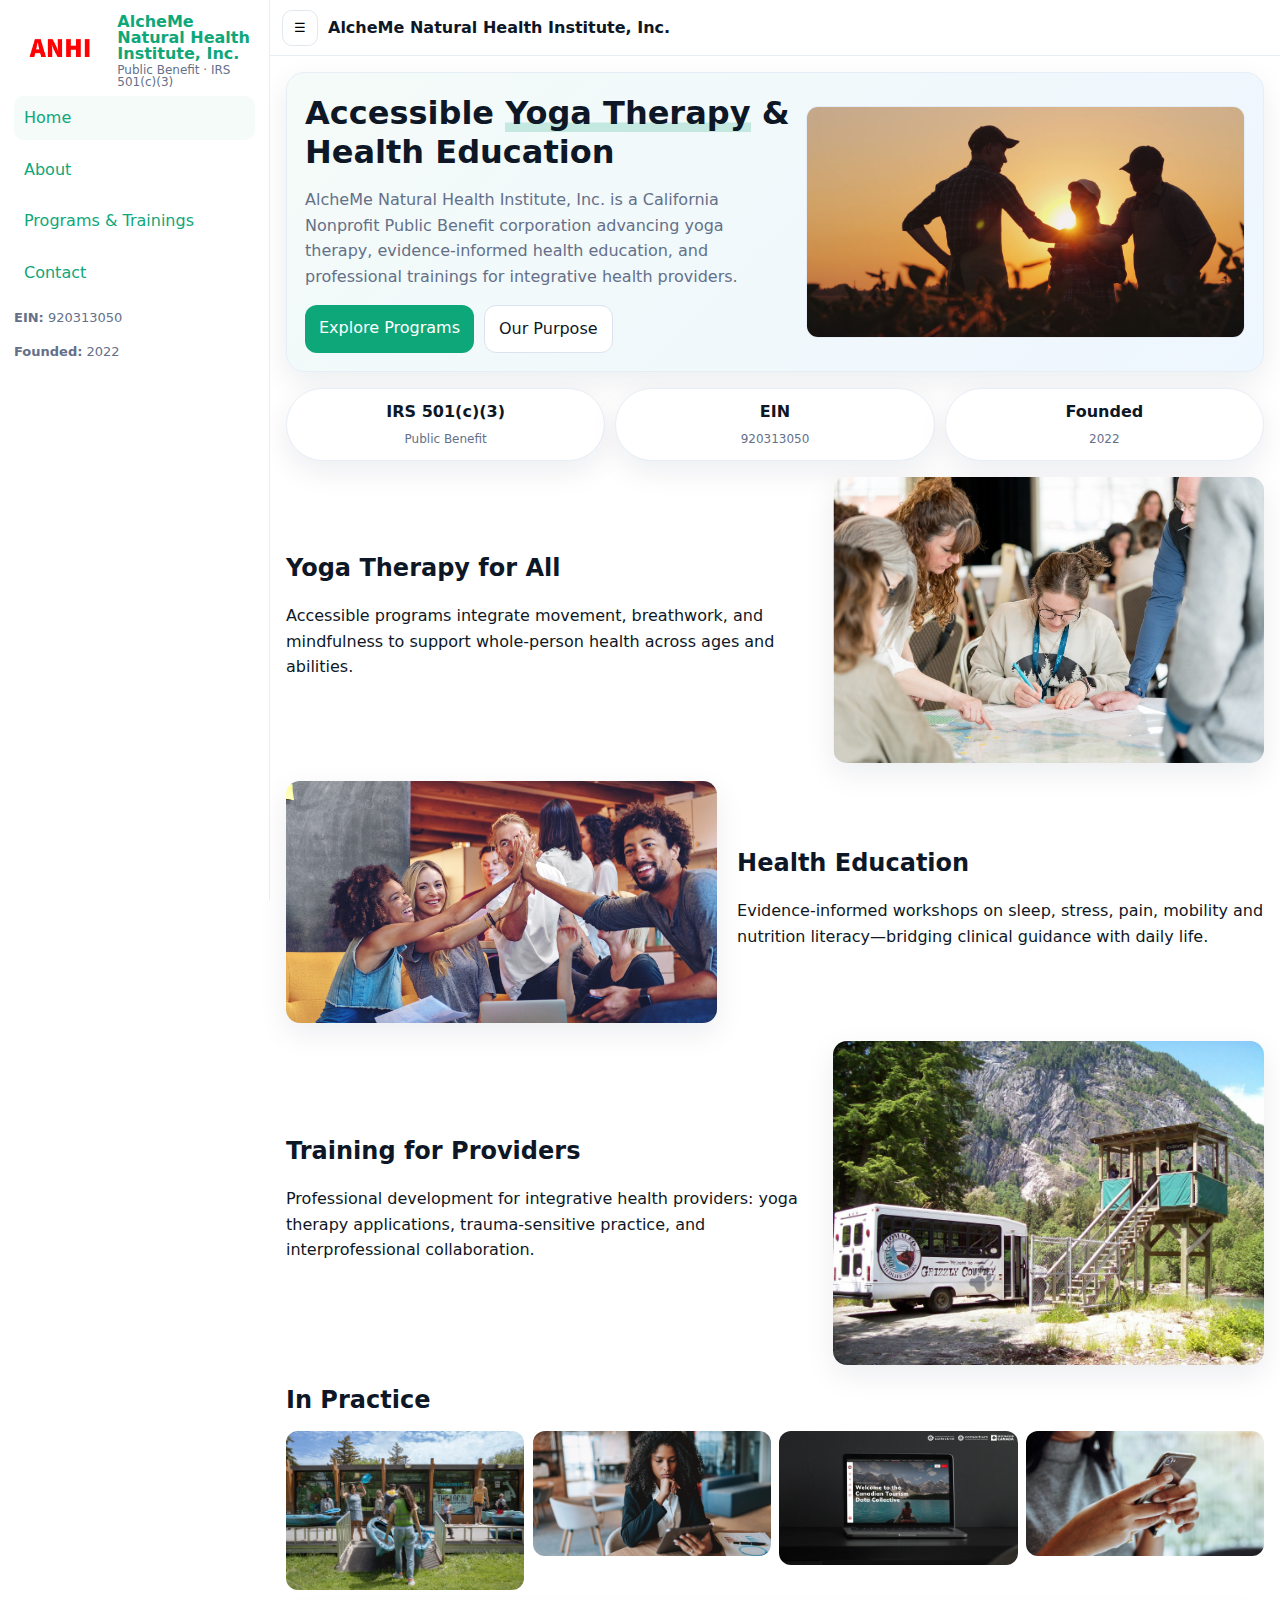
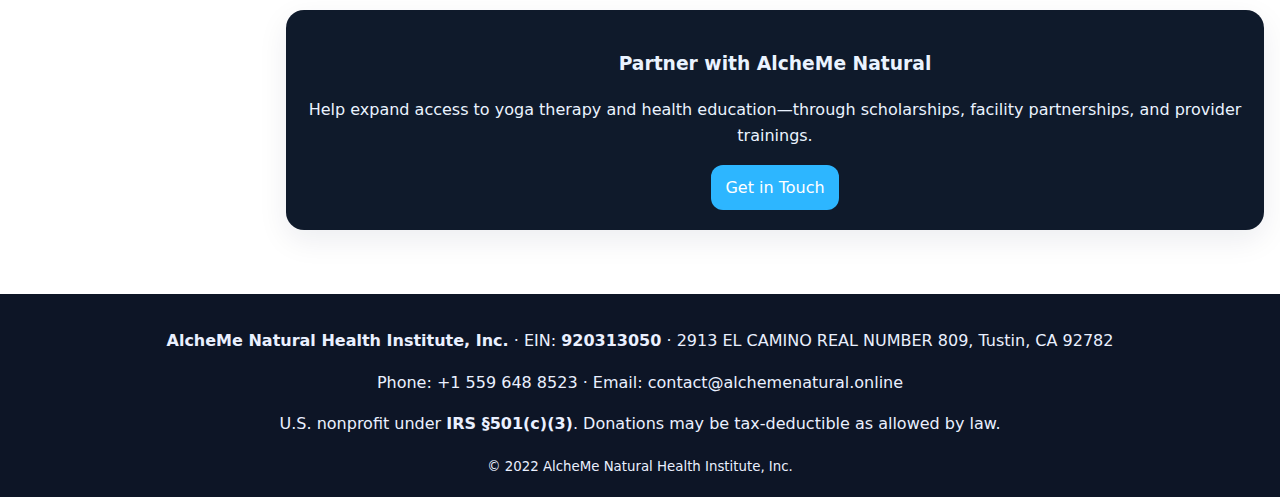
<file: index.html>
<!DOCTYPE html>
<html lang="en">
<head>
  <meta charset="UTF-8" />
  <meta name="viewport" content="width=device-width, initial-scale=1" />
  <meta name="description" content="AlcheMe Natural Health Institute, Inc. — California Nonprofit Public Benefit (IRS 501(c)(3)) advancing accessible yoga therapy, health education, and trainings for integrative health providers." />
  <title>AlcheMe Natural Health Institute, Inc.</title>
  <link rel="icon" href="images/logo.png" type="image/png" />
  <link rel="apple-touch-icon" href="images/logo.png" />
  <link rel="stylesheet" href="assets/styles.css" />
</head>
<body class="theme-alcheme">
  <aside class="sidebar" id="sidebar">
    <a class="brand" href="index.html">
      <img src="images/logo.png" alt="AlcheMe Natural Health Institute logo" />
      <div class="brand-text">
        <span class="brand-name">AlcheMe Natural Health Institute, Inc.</span>
        <span class="brand-tag">Public Benefit · IRS 501(c)(3)</span>
      </div>
    </a>
    <nav class="side-nav">
      <a class="active" href="index.html">Home</a>
      <a href="about.html">About</a>
      <a href="programs.html">Programs & Trainings</a>
      <a href="contact.html">Contact</a>
    </nav>
    <div class="side-meta">
      <p><strong>EIN:</strong> 920313050</p>
      <p><strong>Founded:</strong> 2022</p>
    </div>
  </aside>

  <header class="topbar">
    <button class="menu-btn" id="menuBtn" aria-label="Open menu">☰</button>
    <span class="topbar-title">AlcheMe Natural Health Institute, Inc.</span>
  </header>

  <main class="content">
    <section class="hero hero-card">
      <div class="hero-text">
        <h1>Accessible <span class="underline">Yoga Therapy</span> & Health Education</h1>
        <p>AlcheMe Natural Health Institute, Inc. is a California Nonprofit Public Benefit corporation advancing yoga therapy, evidence-informed health education, and professional trainings for integrative health providers.</p>
        <div class="actions">
          <a class="btn btn-primary" href="programs.html">Explore Programs</a>
          <a class="btn btn-ghost" href="about.html">Our Purpose</a>
        </div>
      </div>
      <img class="hero-img" src="images/hero.jpg" alt="Yoga therapy and integrative health learning" />
    </section>

    <section class="pills">
      <div class="pill"><strong>IRS 501(c)(3)</strong><span>Public Benefit</span></div>
      <div class="pill"><strong>EIN</strong><span>920313050</span></div>
      <div class="pill"><strong>Founded</strong><span>2022</span></div>
    </section>

    <section class="ziggrid">
      <article class="zig">
        <div class="zig-text">
          <h2>Yoga Therapy for All</h2>
          <p>Accessible programs integrate movement, breathwork, and mindfulness to support whole-person health across ages and abilities.</p>
        </div>
        <div class="zig-media"><img src="images/pic1.jpg" alt="Community yoga therapy session"></div>
      </article>

      <article class="zag">
        <div class="zig-media"><img src="images/pic2.jpg" alt="Health education class"></div>
        <div class="zig-text">
          <h2>Health Education</h2>
          <p>Evidence-informed workshops on sleep, stress, pain, mobility and nutrition literacy—bridging clinical guidance with daily life.</p>
        </div>
      </article>

      <article class="zig">
        <div class="zig-text">
          <h2>Training for Providers</h2>
          <p>Professional development for integrative health providers: yoga therapy applications, trauma-sensitive practice, and interprofessional collaboration.</p>
        </div>
        <div class="zig-media"><img src="images/pic3.jpg" alt="Professional training for integrative providers"></div>
      </article>
    </section>

    <section class="gallery">
      <h2>In Practice</h2>
      <div class="gallery-strip">
        <img src="images/pic4.jpg" alt="Breathwork practice" />
        <img src="images/pic5.jpg" alt="Mindfulness education" />
        <img src="images/pic6.jpg" alt="Provider workshop" />
        <img src="images/pic7.jpg" alt="Community wellness event" />
      </div>
    </section>

    <section class="cta">
      <div class="cta-card">
        <h3>Partner with AlcheMe Natural</h3>
        <p>Help expand access to yoga therapy and health education—through scholarships, facility partnerships, and provider trainings.</p>
        <a class="btn btn-primary" href="contact.html">Get in Touch</a>
      </div>
    </section>
  </main>

  <footer class="site-footer">
    <div class="footer-inner">
      <p><strong>AlcheMe Natural Health Institute, Inc.</strong> · EIN: <strong>920313050</strong> · 2913 EL CAMINO REAL NUMBER 809, Tustin, CA 92782</p>
      <p>Phone: <a href="tel:+15596488523">+1 559 648 8523</a> · Email: <a href="mailto:contact@alchemenatural.online">contact@alchemenatural.online</a></p>
      <p>U.S. nonprofit under <strong>IRS §501(c)(3)</strong>. Donations may be tax-deductible as allowed by law.</p>
      <small>© 2022 AlcheMe Natural Health Institute, Inc.</small>
    </div>
  </footer>

  <script>
    const menuBtn = document.getElementById('menuBtn');
    const sidebar = document.getElementById('sidebar');
    menuBtn.addEventListener('click', ()=> sidebar.classList.toggle('open'));
  </script>
</body>
</html>
</file>
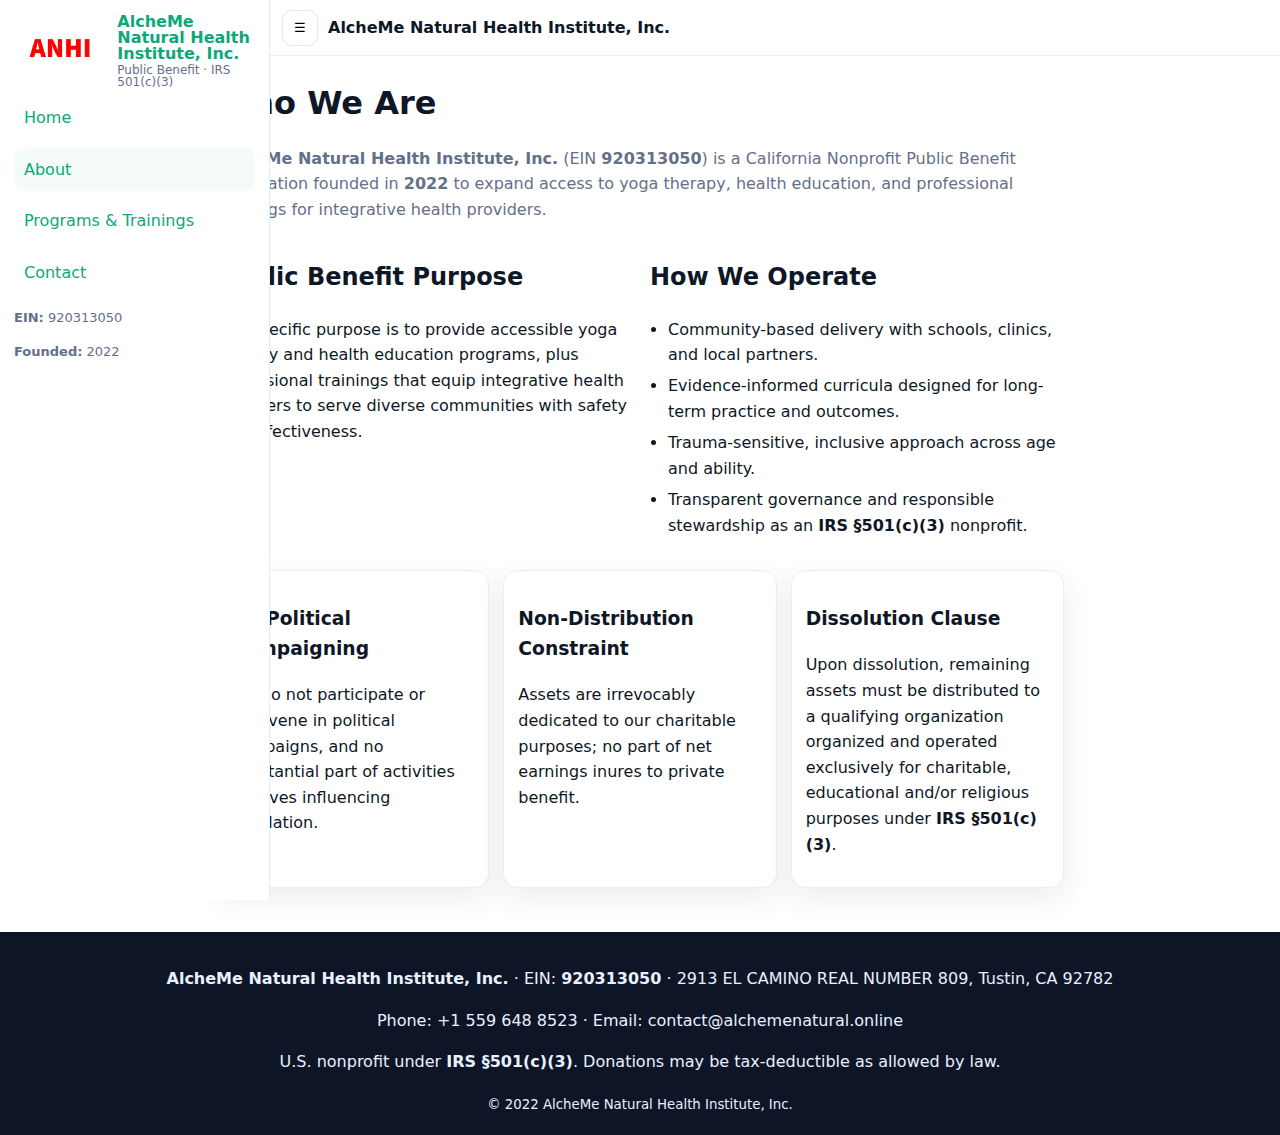
<file: about.html>
<!DOCTYPE html>
<html lang="en">
<head>
  <meta charset="UTF-8" />
  <meta name="viewport" content="width=device-width, initial-scale=1" />
  <meta name="description" content="About AlcheMe Natural Health Institute, Inc. — mission, public benefit purpose, and compliance (IRS 501(c)(3))." />
  <title>About · AlcheMe Natural Health Institute, Inc.</title>
  <link rel="icon" href="images/logo.png" type="image/png" />
  <link rel="apple-touch-icon" href="images/logo.png" />
  <link rel="stylesheet" href="assets/styles.css" />
</head>
<body class="theme-alcheme">
  <aside class="sidebar" id="sidebar">
    <a class="brand" href="index.html">
      <img src="images/logo.png" alt="AlcheMe Natural Health Institute logo" />
      <div class="brand-text">
        <span class="brand-name">AlcheMe Natural Health Institute, Inc.</span>
        <span class="brand-tag">Public Benefit · IRS 501(c)(3)</span>
      </div>
    </a>
    <nav class="side-nav">
      <a href="index.html">Home</a>
      <a class="active" href="about.html">About</a>
      <a href="programs.html">Programs & Trainings</a>
      <a href="contact.html">Contact</a>
    </nav>
    <div class="side-meta">
      <p><strong>EIN:</strong> 920313050</p>
      <p><strong>Founded:</strong> 2022</p>
    </div>
  </aside>

  <header class="topbar">
    <button class="menu-btn" id="menuBtn" aria-label="Open menu">☰</button>
    <span class="topbar-title">AlcheMe Natural Health Institute, Inc.</span>
  </header>

  <main class="content page-narrow">
    <header class="page-header">
      <h1>Who We Are</h1>
      <p><strong>AlcheMe Natural Health Institute, Inc.</strong> (EIN <strong>920313050</strong>) is a California Nonprofit Public Benefit corporation founded in <strong>2022</strong> to expand access to yoga therapy, health education, and professional trainings for integrative health providers.</p>
    </header>

    <section class="split">
      <div>
        <h2>Public Benefit Purpose</h2>
        <p>Our specific purpose is to provide accessible yoga therapy and health education programs, plus professional trainings that equip integrative health providers to serve diverse communities with safety and effectiveness.</p>
      </div>
      <div>
        <h2>How We Operate</h2>
        <ul class="checklist">
          <li>Community-based delivery with schools, clinics, and local partners.</li>
          <li>Evidence-informed curricula designed for long-term practice and outcomes.</li>
          <li>Trauma-sensitive, inclusive approach across age and ability.</li>
          <li>Transparent governance and responsible stewardship as an <strong>IRS §501(c)(3)</strong> nonprofit.</li>
        </ul>
      </div>
    </section>

    <section class="panels">
      <article>
        <h3>No Political Campaigning</h3>
        <p>We do not participate or intervene in political campaigns, and no substantial part of activities involves influencing legislation.</p>
      </article>
      <article>
        <h3>Non-Distribution Constraint</h3>
        <p>Assets are irrevocably dedicated to our charitable purposes; no part of net earnings inures to private benefit.</p>
      </article>
      <article>
        <h3>Dissolution Clause</h3>
        <p>Upon dissolution, remaining assets must be distributed to a qualifying organization organized and operated exclusively for charitable, educational and/or religious purposes under <strong>IRS §501(c)(3)</strong>.</p>
      </article>
    </section>
  </main>

  <footer class="site-footer">
    <div class="footer-inner">
      <p><strong>AlcheMe Natural Health Institute, Inc.</strong> · EIN: <strong>920313050</strong> · 2913 EL CAMINO REAL NUMBER 809, Tustin, CA 92782</p>
      <p>Phone: <a href="tel:+15596488523">+1 559 648 8523</a> · Email: <a href="mailto:contact@alchemenatural.online">contact@alchemenatural.online</a></p>
      <p>U.S. nonprofit under <strong>IRS §501(c)(3)</strong>. Donations may be tax-deductible as allowed by law.</p>
      <small>© 2022 AlcheMe Natural Health Institute, Inc.</small>
    </div>
  </footer>

  <script>
    const menuBtn = document.getElementById('menuBtn');
    const sidebar = document.getElementById('sidebar');
    menuBtn.addEventListener('click', ()=> sidebar.classList.toggle('open'));
  </script>
</body>
</html>
</file>
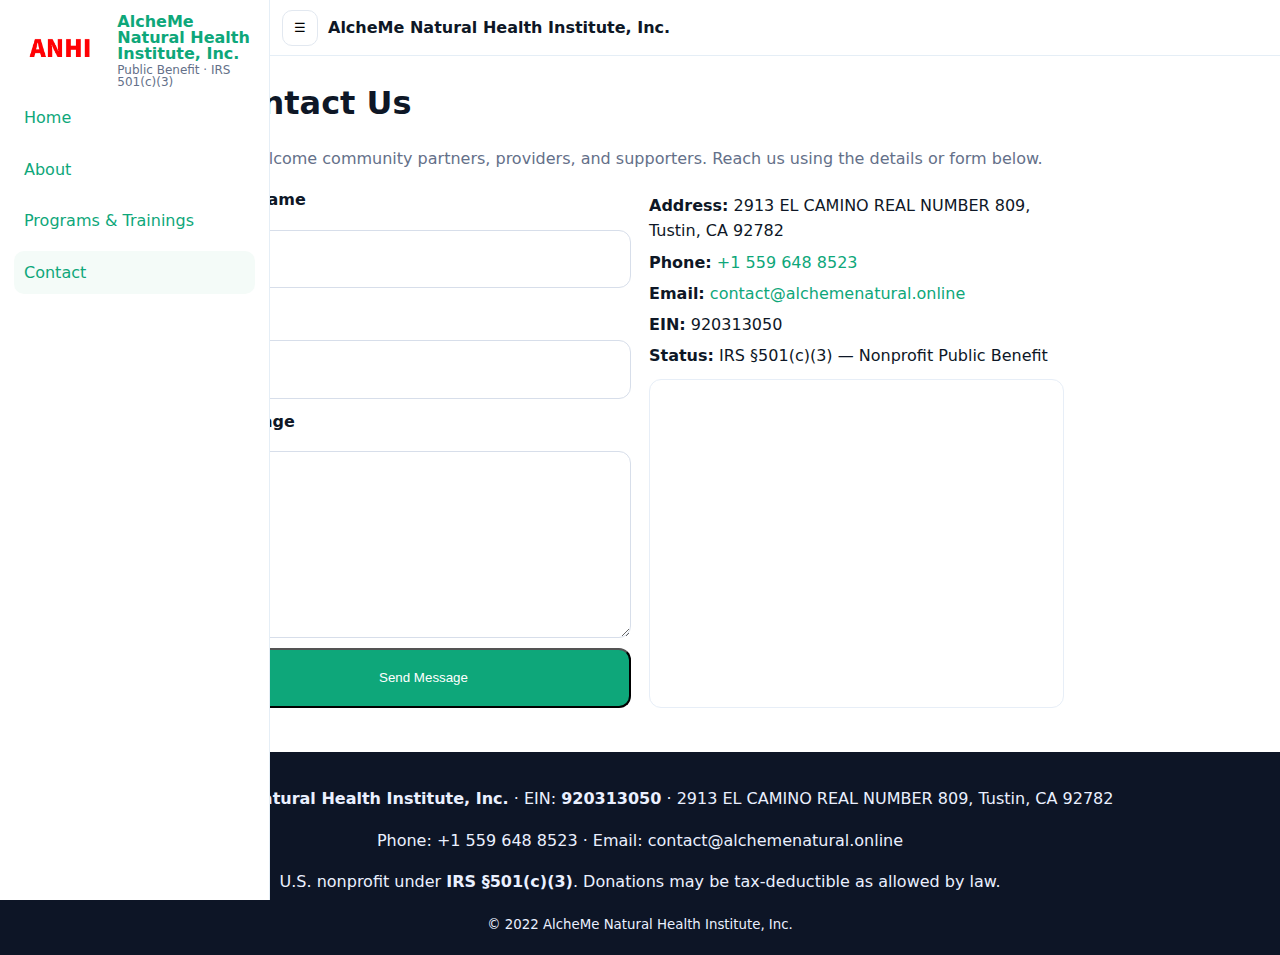
<file: contact.html>
<!DOCTYPE html>
<html lang="en">
<head>
  <meta charset="UTF-8" />
  <meta name="viewport" content="width=device-width, initial-scale=1" />
  <meta name="description" content="Contact AlcheMe Natural Health Institute, Inc. in Tustin, California." />
  <title>Contact · AlcheMe Natural</title>
  <link rel="icon" href="images/logo.png" type="image/png" />
  <link rel="apple-touch-icon" href="images/logo.png" />
  <link rel="stylesheet" href="assets/styles.css" />
</head>
<body class="theme-alcheme">
  <aside class="sidebar" id="sidebar">
    <a class="brand" href="index.html">
      <img src="images/logo.png" alt="AlcheMe Natural Health Institute logo" />
      <div class="brand-text">
        <span class="brand-name">AlcheMe Natural Health Institute, Inc.</span>
        <span class="brand-tag">Public Benefit · IRS 501(c)(3)</span>
      </div>
    </a>
    <nav class="side-nav">
      <a href="index.html">Home</a>
      <a href="about.html">About</a>
      <a href="programs.html">Programs & Trainings</a>
      <a class="active" href="contact.html">Contact</a>
    </nav>
  </aside>

  <header class="topbar">
    <button class="menu-btn" id="menuBtn" aria-label="Open menu">☰</button>
    <span class="topbar-title">AlcheMe Natural Health Institute, Inc.</span>
  </header>

  <main class="content page-narrow">
    <header class="page-header">
      <h1>Contact Us</h1>
      <p>We welcome community partners, providers, and supporters. Reach us using the details or form below.</p>
    </header>

    <div class="contact-grid">
      <form class="contact-form" name="contact" netlify>
        <input type="hidden" name="form-name" value="contact" />
        <label>Full Name<input name="name" required /></label>
        <label>Email<input type="email" name="email" required /></label>
        <label>Message<textarea name="message" rows="6" required></textarea></label>
        <button class="btn btn-primary" type="submit">Send Message</button>
      </form>

      <div class="contact-info">
        <ul>
          <li><strong>Address:</strong> 2913 EL CAMINO REAL NUMBER 809, Tustin, CA 92782</li>
          <li><strong>Phone:</strong> <a href="tel:+15596488523">+1 559 648 8523</a></li>
          <li><strong>Email:</strong> <a href="mailto:contact@alchemenatural.online">contact@alchemenatural.online</a></li>
          <li><strong>EIN:</strong> 920313050</li>
          <li><strong>Status:</strong> IRS §501(c)(3) — Nonprofit Public Benefit</li>
        </ul>
        <div class="map-box">
          <iframe src="https://www.google.com/maps?q=2913+EL+CAMINO+REAL+%23809,+Tustin,+CA+92782&output=embed" loading="lazy" allowfullscreen referrerpolicy="no-referrer-when-downgrade"></iframe>
        </div>
      </div>
    </div>
  </main>

  <footer class="site-footer">
    <div class="footer-inner">
      <p><strong>AlcheMe Natural Health Institute, Inc.</strong> · EIN: <strong>920313050</strong> · 2913 EL CAMINO REAL NUMBER 809, Tustin, CA 92782</p>
      <p>Phone: <a href="tel:+15596488523">+1 559 648 8523</a> · Email: <a href="mailto:contact@alchemenatural.online">contact@alchemenatural.online</a></p>
      <p>U.S. nonprofit under <strong>IRS §501(c)(3)</strong>. Donations may be tax-deductible as allowed by law.</p>
      <small>© 2022 AlcheMe Natural Health Institute, Inc.</small>
    </div>
  </footer>

  <script>
    const menuBtn = document.getElementById('menuBtn');
    const sidebar = document.getElementById('sidebar');
    menuBtn.addEventListener('click', ()=> sidebar.classList.toggle('open'));
  </script>
</body>
</html>
</file>
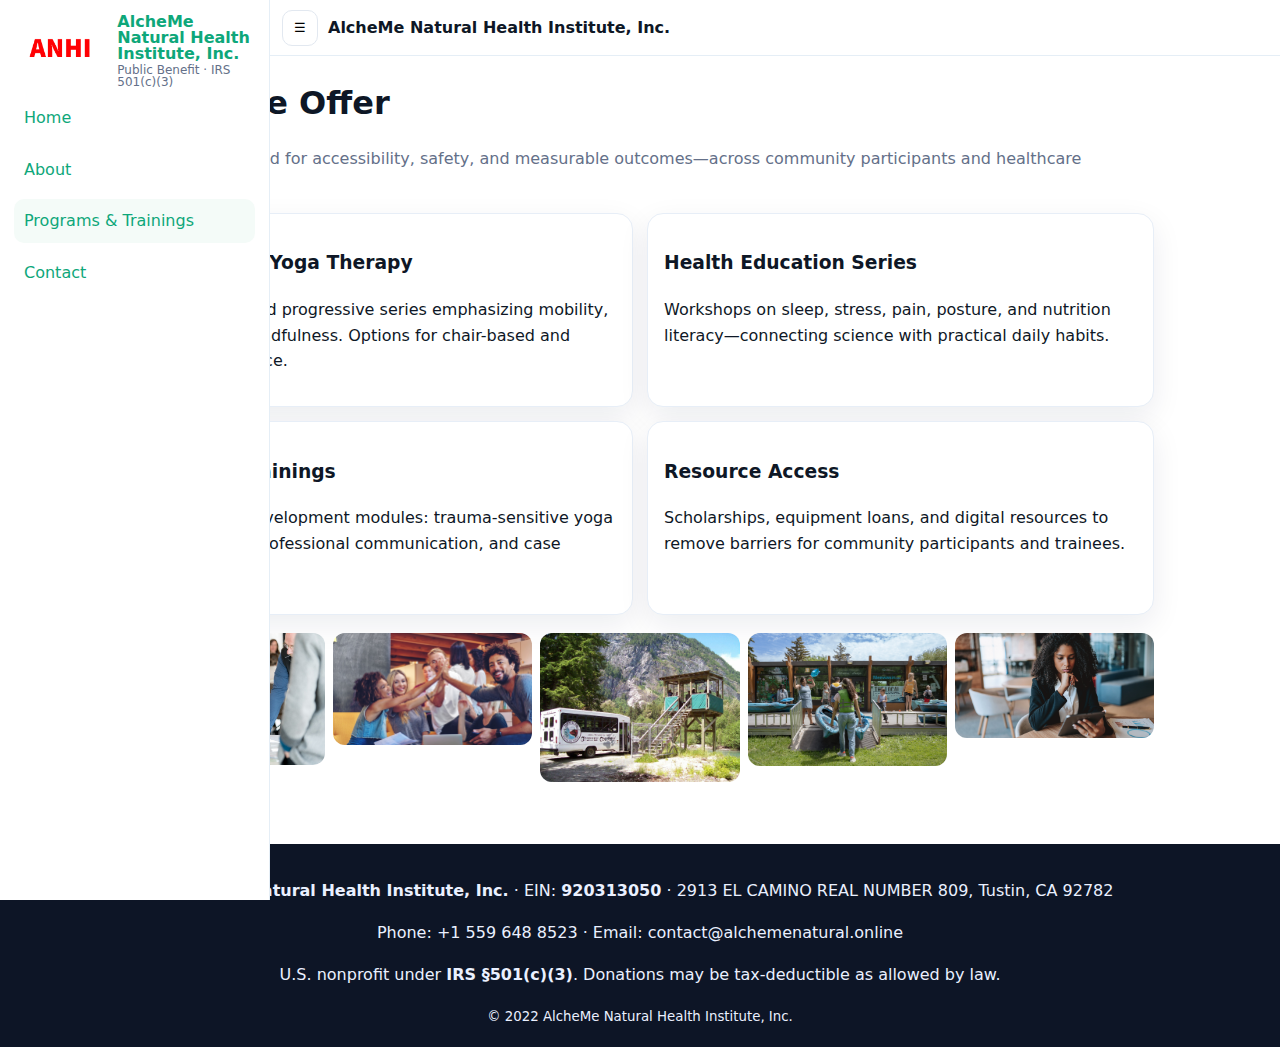
<file: programs.html>
<!DOCTYPE html>
<html lang="en">
<head>
  <meta charset="UTF-8" />
  <meta name="viewport" content="width=device-width, initial-scale=1" />
  <meta name="description" content="Programs & trainings of AlcheMe Natural Health Institute, Inc.: yoga therapy access, health education, and provider development." />
  <title>Programs & Trainings · AlcheMe Natural</title>
  <link rel="icon" href="images/logo.png" type="image/png" />
  <link rel="apple-touch-icon" href="images/logo.png" />
  <link rel="stylesheet" href="assets/styles.css" />
</head>
<body class="theme-alcheme">
  <aside class="sidebar" id="sidebar">
    <a class="brand" href="index.html">
      <img src="images/logo.png" alt="AlcheMe Natural Health Institute logo" />
      <div class="brand-text">
        <span class="brand-name">AlcheMe Natural Health Institute, Inc.</span>
        <span class="brand-tag">Public Benefit · IRS 501(c)(3)</span>
      </div>
    </a>
    <nav class="side-nav">
      <a href="index.html">Home</a>
      <a href="about.html">About</a>
      <a class="active" href="programs.html">Programs & Trainings</a>
      <a href="contact.html">Contact</a>
    </nav>
  </aside>

  <header class="topbar">
    <button class="menu-btn" id="menuBtn" aria-label="Open menu">☰</button>
    <span class="topbar-title">AlcheMe Natural Health Institute, Inc.</span>
  </header>

  <main class="content page-wide">
    <header class="page-header">
      <h1>What We Offer</h1>
      <p>Programs designed for accessibility, safety, and measurable outcomes—across community participants and healthcare professionals.</p>
    </header>

    <div class="cards-grid">
      <article class="card"><h3>Community Yoga Therapy</h3><p>Introductory and progressive series emphasizing mobility, breath, and mindfulness. Options for chair-based and adaptive practice.</p></article>
      <article class="card"><h3>Health Education Series</h3><p>Workshops on sleep, stress, pain, posture, and nutrition literacy—connecting science with practical daily habits.</p></article>
      <article class="card"><h3>Provider Trainings</h3><p>Professional development modules: trauma-sensitive yoga therapy, interprofessional communication, and case integration.</p></article>
      <article class="card"><h3>Resource Access</h3><p>Scholarships, equipment loans, and digital resources to remove barriers for community participants and trainees.</p></article>
    </div>

    <section class="photo-wall">
      <img src="images/pic1.jpg" alt="Adaptive practice" />
      <img src="images/pic2.jpg" alt="Education workshop" />
      <img src="images/pic3.jpg" alt="Provider training" />
      <img src="images/pic4.jpg" alt="Community event" />
      <img src="images/pic5.jpg" alt="Breathwork" />
    </section>
  </main>

  <footer class="site-footer">
    <div class="footer-inner">
      <p><strong>AlcheMe Natural Health Institute, Inc.</strong> · EIN: <strong>920313050</strong> · 2913 EL CAMINO REAL NUMBER 809, Tustin, CA 92782</p>
      <p>Phone: <a href="tel:+15596488523">+1 559 648 8523</a> · Email: <a href="mailto:contact@alchemenatural.online">contact@alchemenatural.online</a></p>
      <p>U.S. nonprofit under <strong>IRS §501(c)(3)</strong>. Donations may be tax-deductible as allowed by law.</p>
      <small>© 2022 AlcheMe Natural Health Institute, Inc.</small>
    </div>
  </footer>

  <script>
    const menuBtn = document.getElementById('menuBtn');
    const sidebar = document.getElementById('sidebar');
    menuBtn.addEventListener('click', ()=> sidebar.classList.toggle('open'));
  </script>
</body>
</html>
</file>
<file: assets/styles.css>
/* ===== AlcheMe Natural — Mobile-first, sidebar layout ===== */
:root{
  --bg:#ffffff; --ink:#0e1726; --muted:#647089;
  --brand:#0ea77a; --brand-2:#2db6ff;
  --soft:#f4fbf8; --soft-2:#eef6ff;
  --shadow:0 10px 30px rgba(10,30,60,.08);
}
*{box-sizing:border-box}
html,body{height:100%}
html,body{margin:0;background:var(--bg);color:var(--ink);font:16px/1.6 system-ui,-apple-system,Segoe UI,Roboto,Arial,sans-serif}
img{max-width:100%;height:auto;display:block}
a{color:var(--brand);text-decoration:none}
a:hover{text-decoration:underline}

/* Sidebar / Drawer */
.sidebar{
  position:fixed; left:0; top:0; bottom:0; width:270px; background:#fff;
  border-right:1px solid #e5eef6; padding:14px; overflow:auto; transform:translateX(-100%);
  transition:.25s transform ease; z-index:1000;
}
.sidebar.open{transform:translateX(0)}
@media (min-width:1024px){ .sidebar{transform:none} }

.brand{display:flex;align-items:center;gap:10px;margin-bottom:8px}
.brand img{height:42px;width:auto;border-radius:10px}
.brand-text{line-height:1}
.brand-text .brand-name{display:block;font-size:16px;font-weight:700}
.brand-text .brand-tag{display:block;font-size:12px;color:var(--muted);margin-top:2px}

.side-nav{display:flex;flex-direction:column;gap:8px;margin:8px 0 14px}
.side-nav a{padding:9px 10px;border-radius:10px}
.side-nav a.active,.side-nav a:hover{background:var(--soft)}
.side-meta{font-size:13px;color:var(--muted)}
.side-meta a{color:inherit}

/* Top bar */
.topbar{
  position:sticky; top:0; z-index:900; background:#fff; border-bottom:1px solid #e5eef6;
  min-height:56px; display:flex; align-items:center; gap:10px; padding:8px 12px;
}
.menu-btn{display:inline-flex;align-items:center;justify-content:center;width:36px;height:36px;border:1px solid #e2e8f0;border-radius:10px;background:#fff}
.topbar-title{
  font-weight:800; font-size:16px; line-height:1.2;
  white-space:normal;  /* cho phép xuống dòng khi hẹp */
}
/* Đẩy topbar ra khỏi sidebar trên desktop, vẫn hiện tên đầy đủ */
@media (min-width:1024px){ .topbar{margin-left:270px;} }

/* Content area */
.content{margin-left:0; padding:16px}
@media (min-width:1024px){ .content{margin-left:270px} }

.page-narrow{max-width:880px;margin:0 auto}
.page-wide{max-width:1060px;margin:0 auto}

/* Hero */
.hero{display:grid;gap:16px;align-items:center}
.hero-card{
  background:linear-gradient(135deg,var(--soft),var(--soft-2));
  border:1px solid #e5eef6;border-radius:18px;padding:18px;box-shadow:var(--shadow)
}
.hero-text h1{font-size:32px;line-height:1.2;margin:.1em 0}
.hero-text p{color:var(--muted)}
.underline{box-shadow:inset 0 -0.3em 0 rgba(13,167,122,.2)}
.actions{display:flex;gap:10px;margin-top:12px}
.btn{display:inline-block;border-radius:12px;padding:10px 14px}
.btn-primary{background:var(--brand);color:#fff}
.btn-primary:hover{filter:brightness(0.95)}
.btn-ghost{border:1px solid #dbe3ee;color:var(--ink);background:#fff}
.btn-ghost:hover{background:#f8fbff}
.hero-img{width:100%;border-radius:12px;border:1px solid #e5eef6}
@media (min-width:980px){ .hero{grid-template-columns:1.05fr .95fr} }

/* Pills */
.pills{display:grid;grid-template-columns:repeat(3,1fr);gap:10px;margin:16px 0}
.pill{background:#fff;border:1px solid #e7eef7;border-radius:999px;padding:10px 14px;text-align:center;box-shadow:var(--shadow)}
.pill strong{display:block}
.pill span{font-size:12px;color:var(--muted)}
@media (max-width:700px){.pills{grid-template-columns:1fr}}

/* Zig/Zag sections */
.ziggrid{display:grid;gap:18px;margin:16px 0}
.zig,.zag{display:grid;grid-template-columns:1.1fr .9fr;gap:20px;align-items:center}
.zag{grid-template-columns:.9fr 1.1fr}
.zig-text h2{margin:.2em 0 6px}
.zig-text p{color:var(--ink)}
.zig-media img{border-radius:14px;box-shadow:var(--shadow)}
@media (max-width:980px){.zig,.zag{grid-template-columns:1fr}}

/* Gallery */
.gallery h2{margin:10px 0 12px}
.gallery-strip{display:grid;grid-template-columns:repeat(4,1fr);gap:8px}
.gallery-strip img{border-radius:12px}
@media (max-width:980px){.gallery-strip{grid-template-columns:repeat(2,1fr)}}

/* CTA */
.cta{padding:20px 0}
.cta-card{background:#0f1a2b;color:#eaf3ff;border-radius:18px;padding:20px;text-align:center;box-shadow:var(--shadow)}
.cta-card .btn-primary{background:#2db6ff}

/* About page */
.page-header h1{margin:.2em 0}
.page-header p{color:var(--muted)}
.split{display:grid;grid-template-columns:1fr 1fr;gap:20px;margin:10px 0 16px}
@media (max-width:960px){.split{grid-template-columns:1fr}}
.checklist{padding-left:18px}
.checklist li{margin:.35em 0}

/* Panels */
.panels{display:grid;grid-template-columns:repeat(3,1fr);gap:14px}
.panels article{background:#fff;border:1px solid #e7eef7;border-radius:14px;padding:14px;box-shadow:var(--shadow)}
@media (max-width:1000px){.panels{grid-template-columns:1fr}}

/* Programs grid */
.cards-grid{display:grid;grid-template-columns:repeat(2,1fr);gap:14px}
.card{background:#fff;border:1px solid #e7eef7;border-radius:16px;padding:16px;box-shadow:var(--shadow)}
@media (max-width:860px){.cards-grid{grid-template-columns:1fr}}

/* Photo wall */
.photo-wall{display:grid;grid-template-columns:repeat(5,1fr);gap:8px;margin:18px 0}
.photo-wall img{border-radius:12px}
@media (max-width:1000px){.photo-wall{grid-template-columns:repeat(3,1fr)}}
@media (max-width:640px){.photo-wall{grid-template-columns:repeat(2,1fr)}}

/* Contact */
.contact-grid{display:grid;grid-template-columns:1fr 1fr;gap:18px}
@media (max-width:960px){.contact-grid{grid-template-columns:1fr}}
.contact-form{display:grid;gap:10px}
.contact-form label{display:grid;gap:6px;font-weight:600}
.contact-form input,.contact-form textarea{font:inherit;padding:10px;border:1px solid #d7deea;border-radius:12px}
.contact-info ul{list-style:none;margin:0 0 10px;padding:0}
.contact-info li{margin:.35em 0}
.map-box{border:1px solid #e7eef7;border-radius:12px;overflow:hidden}
.map-box iframe{width:100%;height:320px;border:0}

/* Footer (sticky) */
.site-footer{margin-top:28px;background:#0d1526;color:#eaf0ff}
.site-footer a{color:#eaf0ff}
.footer-inner{max-width:1100px;margin:0 auto;padding:18px 16px;text-align:center}
</file>
